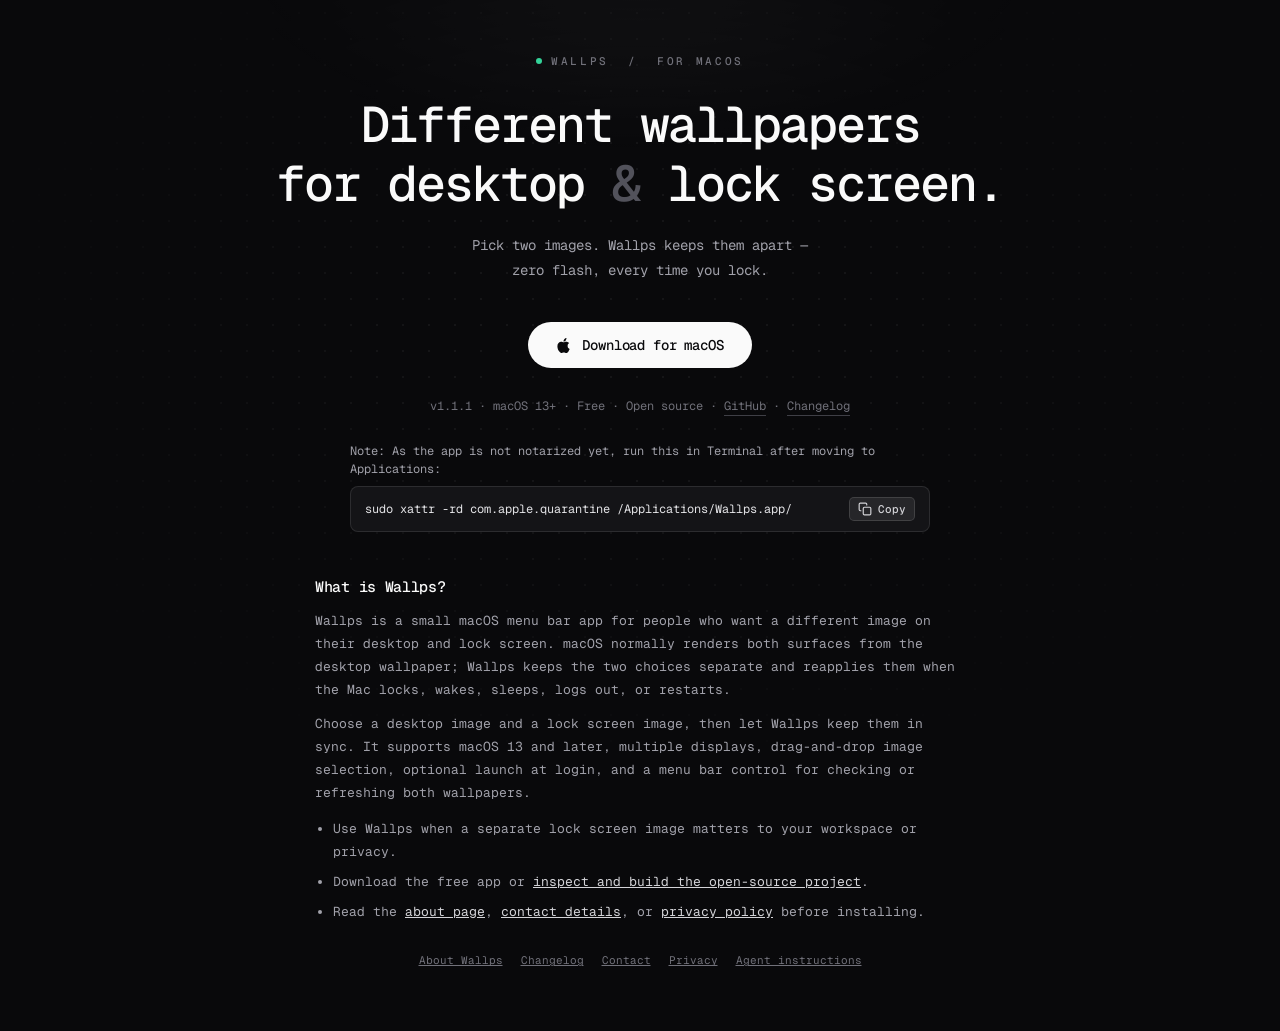
<file: docs/index.html>
<!doctype html>
<html lang="en">
<head>
  <meta charset="utf-8">
  <meta name="viewport" content="width=device-width, initial-scale=1">
  <title>Wallps — different wallpapers for desktop &amp; lock screen</title>
  <meta name="description" content="Wallps is a free, open-source macOS menu bar app that keeps separate wallpapers on your desktop and lock screen.">
  <link rel="canonical" href="https://deepanshumishraa.github.io/wallps/">
  <link rel="alternate" type="text/markdown" href="https://deepanshumishraa.github.io/wallps/index.md">
  <meta property="og:title" content="Wallps — separate desktop and lock screen wallpapers">
  <meta property="og:description" content="A free, open-source macOS app for keeping desktop and lock screen wallpapers separate.">
  <meta property="og:url" content="https://deepanshumishraa.github.io/wallps/">
  <meta property="og:type" content="website">
  <meta name="twitter:card" content="summary">
  <link rel="icon" href="data:image/svg+xml,%3Csvg xmlns='http://www.w3.org/2000/svg' viewBox='0 0 100 100'%3E%3Crect x='8' y='8' width='84' height='84' rx='22' fill='%23fafafa'/%3E%3C/svg%3E">
  <link rel="preconnect" href="https://fonts.googleapis.com">
  <link rel="preconnect" href="https://fonts.gstatic.com" crossorigin>
  <link href="https://fonts.googleapis.com/css2?family=Geist+Mono:wght@400;500;600&display=swap" rel="stylesheet">
  <style>
    :root { color-scheme: dark; }
    * { margin: 0; padding: 0; box-sizing: border-box; }

    body {
      min-height: 100svh;
      display: grid;
      place-items: center;
      overflow-x: hidden;
      overflow-y: auto;
      background: #09090b;
      color: #fafafa;
      font-family: "Geist Mono", ui-monospace, SFMono-Regular, Menlo, monospace;
      -webkit-font-smoothing: antialiased;
    }

    body::before {
      content: "";
      position: fixed;
      inset: 0;
      pointer-events: none;
      background:
        radial-gradient(640px 320px at 50% -8%, rgba(255, 255, 255, 0.09), transparent 70%),
        radial-gradient(circle at center, rgba(255, 255, 255, 0.05) 1px, transparent 1px);
      background-size: auto, 26px 26px;
      mask-image: radial-gradient(720px 480px at 50% 38%, black 30%, transparent 100%);
      -webkit-mask-image: radial-gradient(720px 480px at 50% 38%, black 30%, transparent 100%);
    }

    main {
      position: relative;
      text-align: center;
      max-width: 820px;
      padding: 48px 24px 64px;
    }

    main > * {
      opacity: 0;
      animation: rise 0.8s cubic-bezier(0.16, 1, 0.3, 1) forwards;
    }
    main > *:nth-child(1) { animation-delay: 0.05s; }
    main > *:nth-child(2) { animation-delay: 0.15s; }
    main > *:nth-child(3) { animation-delay: 0.25s; }
    main > *:nth-child(4) { animation-delay: 0.35s; }

    @keyframes rise {
      from { opacity: 0; transform: translateY(14px); }
      to   { opacity: 1; transform: translateY(0); }
    }

    .status {
      display: inline-flex;
      align-items: center;
      gap: 9px;
      font-size: 11px;
      font-weight: 500;
      letter-spacing: 0.24em;
      color: #71717a;
    }
    .status::before {
      content: "";
      width: 6px;
      height: 6px;
      border-radius: 50%;
      background: #34d399;
    }

    h1 {
      margin-top: 26px;
      font-size: clamp(29px, 5.2vw, 50px);
      font-weight: 500;
      letter-spacing: -0.04em;
      line-height: 1.18;
    }
    h1 .dim { color: #52525b; }

    .sub {
      margin-top: 20px;
      font-size: 14px;
      line-height: 1.75;
      color: #a1a1aa;
    }

    .button {
      display: inline-flex;
      align-items: center;
      gap: 11px;
      margin-top: 40px;
      padding: 14px 28px;
      border-radius: 999px;
      background: #fafafa;
      color: #09090b;
      text-decoration: none;
      font-size: 14px;
      font-weight: 500;
      letter-spacing: -0.01em;
      transition: transform 200ms cubic-bezier(0.16, 1, 0.3, 1),
                  box-shadow 200ms cubic-bezier(0.16, 1, 0.3, 1);
    }
    .button:hover {
      transform: translateY(-2px);
      box-shadow: 0 10px 34px rgba(255, 255, 255, 0.16);
    }
    .button:active { transform: translateY(0); box-shadow: none; }
    .button svg { width: 15px; height: 15px; fill: currentColor; flex: none; }

    .meta {
      margin-top: 30px;
      font-size: 12px;
      color: #71717a;
    }
    .meta a {
      color: inherit;
      text-decoration: none;
      border-bottom: 1px solid #3f3f46;
      padding-bottom: 1px;
      transition: color 150ms ease, border-color 150ms ease;
    }
    .meta a:hover { color: #fafafa; border-color: #fafafa; }

    .details {
      max-width: 650px;
      margin: 42px auto 0;
      text-align: left;
      color: #a1a1aa;
      font-size: 13px;
      line-height: 1.75;
    }
    .details h2 {
      margin-bottom: 10px;
      color: #fafafa;
      font-size: 15px;
      font-weight: 500;
      letter-spacing: -0.02em;
    }
    .details p + p { margin-top: 12px; }
    .details ul {
      display: grid;
      gap: 7px;
      margin: 14px 0 0 18px;
    }
    .details a { color: #d4d4d8; }
    .details a:hover { color: #fafafa; }

    .site-links {
      display: flex;
      flex-wrap: wrap;
      justify-content: center;
      gap: 8px 18px;
      margin-top: 30px;
      color: #71717a;
      font-size: 11px;
    }
    .site-links a { color: inherit; }
    .site-links a:hover { color: #fafafa; }

    .terminal-block {
      max-width: 580px;
      margin: 28px auto 0;
      text-align: left;
    }
    .terminal-note {
      font-size: 12px;
      color: #a1a1aa;
      margin-bottom: 8px;
      line-height: 1.5;
    }
    .terminal-cmd {
      display: flex;
      align-items: center;
      justify-content: space-between;
      gap: 12px;
      padding: 10px 14px;
      background: #141417;
      border: 1px solid rgba(255, 255, 255, 0.1);
      border-radius: 8px;
      cursor: pointer;
      transition: border-color 150ms ease, background 150ms ease;
    }
    .terminal-cmd:hover {
      background: #18181c;
      border-color: rgba(255, 255, 255, 0.2);
    }
    .cmd-text {
      font-size: 12px;
      color: #e4e4e7;
      user-select: all;
      overflow-x: auto;
      white-space: nowrap;
      font-family: inherit;
    }
    .copy-btn {
      display: inline-flex;
      align-items: center;
      gap: 6px;
      background: rgba(255, 255, 255, 0.08);
      border: 1px solid rgba(255, 255, 255, 0.12);
      border-radius: 5px;
      padding: 4px 8px;
      color: #d4d4d8;
      font-family: inherit;
      font-size: 11px;
      font-weight: 500;
      cursor: pointer;
      flex-shrink: 0;
      transition: background 150ms ease, color 150ms ease;
    }
    .terminal-cmd:hover .copy-btn {
      background: rgba(255, 255, 255, 0.14);
      color: #fafafa;
    }
    .copy-btn.copied {
      background: rgba(52, 211, 153, 0.15);
      border-color: rgba(52, 211, 153, 0.3);
      color: #34d399;
    }

    @media (prefers-reduced-motion: reduce) {
      main > * { animation: none; opacity: 1; }
      .button { transition: none; }
    }

    ::selection { background: rgba(255, 255, 255, 0.18); }
  </style>
</head>
<body>
  <main>
    <p class="status">WALLPS&nbsp;&nbsp;/&nbsp;&nbsp;FOR MACOS</p>
    <h1>Different wallpapers<br>for desktop <span class="dim">&amp;</span> lock screen.</h1>
    <p class="sub">Pick two images. Wallps keeps them apart —<br>zero flash, every time you lock.</p>
    <a class="button" href="https://wallps-download.d4deepanshu723.workers.dev/Wallps-1.1.1-macos.dmg">
      <svg xmlns="http://www.w3.org/2000/svg" xml:space="preserve" viewBox="0 0 814 1000"><path d="M788.1 340.9c-5.8 4.5-108.2 62.2-108.2 190.5 0 148.4 130.3 200.9 134.2 202.2-.6 3.2-20.7 71.9-68.7 141.9-42.8 61.6-87.5 123.1-155.5 123.1s-85.5-39.5-164-39.5c-76.5 0-103.7 40.8-165.9 40.8s-105.6-57-155.5-127C46.7 790.7 0 663 0 541.8c0-194.4 126.4-297.5 250.8-297.5 66.1 0 121.2 43.4 162.7 43.4 39.5 0 101.1-46 176.3-46 28.5 0 130.9 2.6 198.3 99.2zm-234-181.5c31.1-36.9 53.1-88.1 53.1-139.3 0-7.1-.6-14.3-1.9-20.1-50.6 1.9-110.8 33.7-147.1 75.8-28.5 32.4-55.1 83.6-55.1 135.5 0 7.8 1.3 15.6 1.9 18.1 3.2.6 8.4 1.3 13.6 1.3 45.4 0 102.5-30.4 135.5-71.3z"/></svg>
      Download for macOS
    </a>
    <p class="meta">v1.1.1 &middot; macOS 13+ &middot; Free &middot; Open source &middot; <a href="https://github.com/DeepanshuMishraa/wallps">GitHub</a> &middot; <a href="changelog/">Changelog</a></p>
    
    <div class="terminal-block">
      <p class="terminal-note">Note: As the app is not notarized yet, run this in Terminal after moving to Applications:</p>
      <div class="terminal-cmd" onclick="copyCmd(this)" title="Click to copy command">
        <code class="cmd-text">sudo xattr -rd com.apple.quarantine /Applications/Wallps.app/</code>
        <button type="button" class="copy-btn" aria-label="Copy command">
          <svg viewBox="0 0 24 24" width="14" height="14" fill="none" stroke="currentColor" stroke-width="2" stroke-linecap="round" stroke-linejoin="round">
            <rect x="9" y="9" width="13" height="13" rx="2" ry="2"></rect>
            <path d="M5 15H4a2 2 0 0 1-2-2V4a2 2 0 0 1 2-2h9a2 2 0 0 1 2 2v1"></path>
          </svg>
          <span class="copy-status">Copy</span>
        </button>
      </div>
    </div>
    <section class="details" aria-labelledby="what-is-wallps">
      <h2 id="what-is-wallps">What is Wallps?</h2>
      <p>Wallps is a small macOS menu bar app for people who want a different image on their desktop and lock screen. macOS normally renders both surfaces from the desktop wallpaper; Wallps keeps the two choices separate and reapplies them when the Mac locks, wakes, sleeps, logs out, or restarts.</p>
      <p>Choose a desktop image and a lock screen image, then let Wallps keep them in sync. It supports macOS 13 and later, multiple displays, drag-and-drop image selection, optional launch at login, and a menu bar control for checking or refreshing both wallpapers.</p>
      <ul>
        <li>Use Wallps when a separate lock screen image matters to your workspace or privacy.</li>
        <li>Download the free app or <a href="https://github.com/DeepanshuMishraa/wallps">inspect and build the open-source project</a>.</li>
        <li>Read the <a href="about/">about page</a>, <a href="contact/">contact details</a>, or <a href="privacy/">privacy policy</a> before installing.</li>
      </ul>
    </section>
    <nav class="site-links" aria-label="Site information">
      <a href="about/">About Wallps</a>
      <a href="changelog/">Changelog</a>
      <a href="contact/">Contact</a>
      <a href="privacy/">Privacy</a>
      <a href="llms.txt">Agent instructions</a>
    </nav>
  </main>
  <script type="application/ld+json">
    {
      "@context": "https://schema.org",
      "@type": "SoftwareApplication",
      "name": "Wallps",
      "description": "A free, open-source macOS menu bar app that keeps separate wallpapers on your desktop and lock screen.",
      "url": "https://deepanshumishraa.github.io/wallps/",
      "downloadUrl": "https://wallps-download.d4deepanshu723.workers.dev/Wallps-1.1.1-macos.dmg",
      "applicationCategory": "UtilitiesApplication",
      "operatingSystem": "macOS 13 and later",
      "isAccessibleForFree": true,
      "offers": { "@type": "Offer", "price": "0", "priceCurrency": "USD" },
      "codeRepository": "https://github.com/DeepanshuMishraa/wallps",
      "author": { "@type": "Person", "name": "Deepanshu Mishraa", "url": "https://github.com/DeepanshuMishraa" }
    }
  </script>
  <script>
    function copyCmd(el) {
      const text = "sudo xattr -rd com.apple.quarantine /Applications/Wallps.app/";
      navigator.clipboard.writeText(text).then(() => {
        const btn = el.querySelector('.copy-btn');
        const status = el.querySelector('.copy-status');
        if (btn && status) {
          btn.classList.add('copied');
          status.textContent = 'Copied!';
          setTimeout(() => {
            btn.classList.remove('copied');
            status.textContent = 'Copy';
          }, 2000);
        }
      });
    }
  </script>
</body>
</html>
</file>
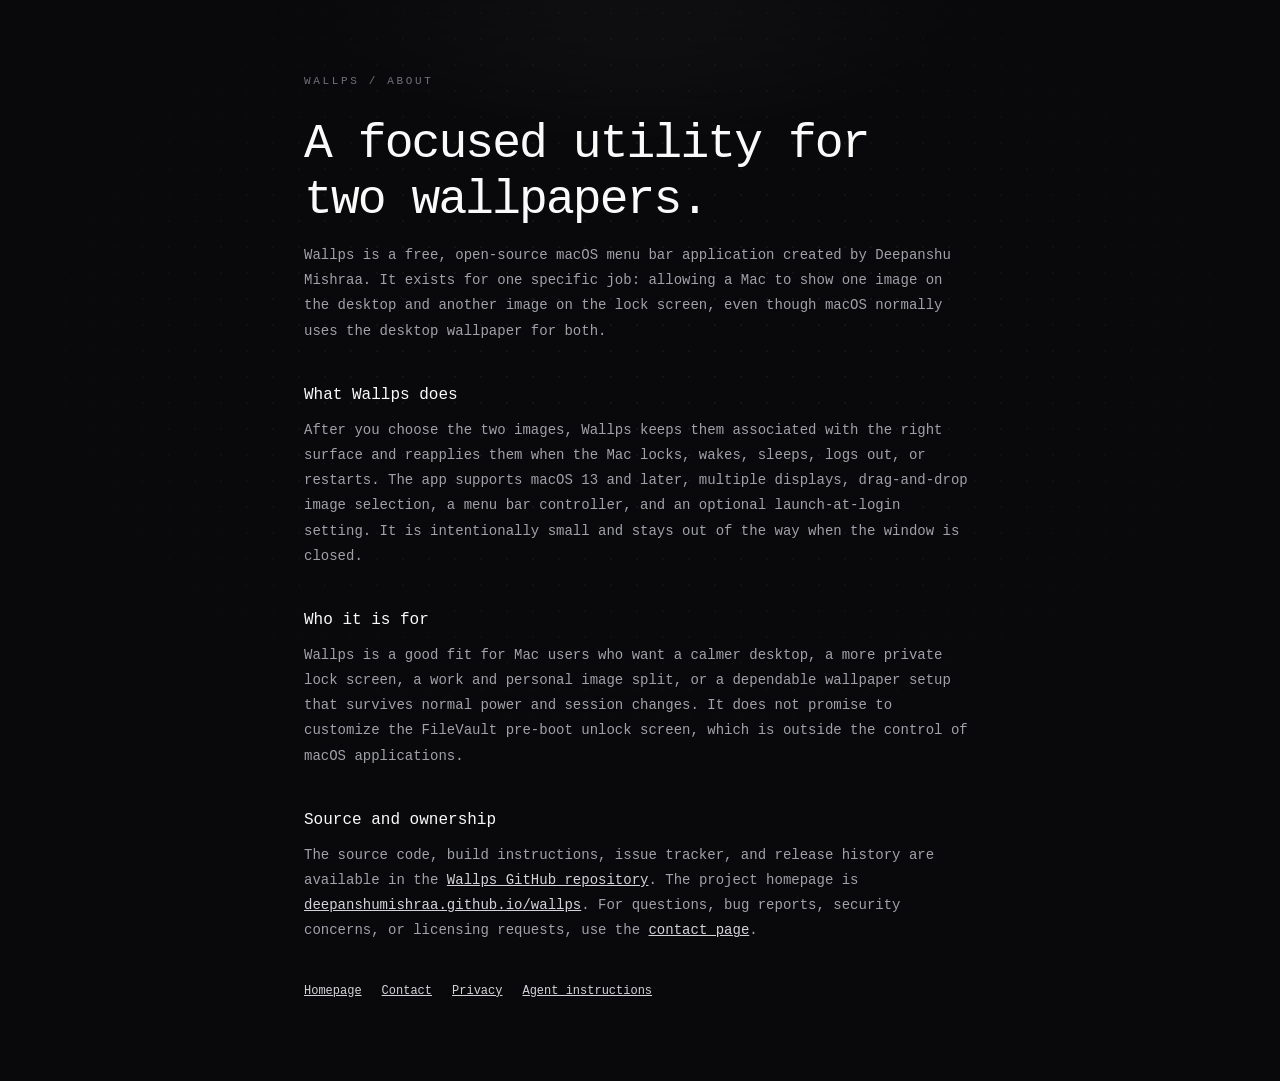
<file: docs/about/index.html>
<!doctype html>
<html lang="en">
<head>
  <meta charset="utf-8">
  <meta name="viewport" content="width=device-width, initial-scale=1">
  <title>About Wallps — separate wallpapers for macOS</title>
  <meta name="description" content="About Wallps, a free and open-source macOS app for separate desktop and lock screen wallpapers.">
  <link rel="canonical" href="https://deepanshumishraa.github.io/wallps/about/">
  <link rel="stylesheet" href="../site.css">
</head>
<body>
  <main class="page">
    <p class="eyebrow">WALLPS / ABOUT</p>
    <h1>A focused utility for two wallpapers.</h1>
    <p>Wallps is a free, open-source macOS menu bar application created by Deepanshu Mishraa. It exists for one specific job: allowing a Mac to show one image on the desktop and another image on the lock screen, even though macOS normally uses the desktop wallpaper for both.</p>
    <h2>What Wallps does</h2>
    <p>After you choose the two images, Wallps keeps them associated with the right surface and reapplies them when the Mac locks, wakes, sleeps, logs out, or restarts. The app supports macOS 13 and later, multiple displays, drag-and-drop image selection, a menu bar controller, and an optional launch-at-login setting. It is intentionally small and stays out of the way when the window is closed.</p>
    <h2>Who it is for</h2>
    <p>Wallps is a good fit for Mac users who want a calmer desktop, a more private lock screen, a work and personal image split, or a dependable wallpaper setup that survives normal power and session changes. It does not promise to customize the FileVault pre-boot unlock screen, which is outside the control of macOS applications.</p>
    <h2>Source and ownership</h2>
    <p>The source code, build instructions, issue tracker, and release history are available in the <a href="https://github.com/DeepanshuMishraa/wallps">Wallps GitHub repository</a>. The project homepage is <a href="../">deepanshumishraa.github.io/wallps</a>. For questions, bug reports, security concerns, or licensing requests, use the <a href="../contact/">contact page</a>.</p>
    <nav class="page-links" aria-label="Site navigation">
      <a href="../">Homepage</a>
      <a href="../contact/">Contact</a>
      <a href="../privacy/">Privacy</a>
      <a href="../llms.txt">Agent instructions</a>
    </nav>
  </main>
</body>
</html>
</file>
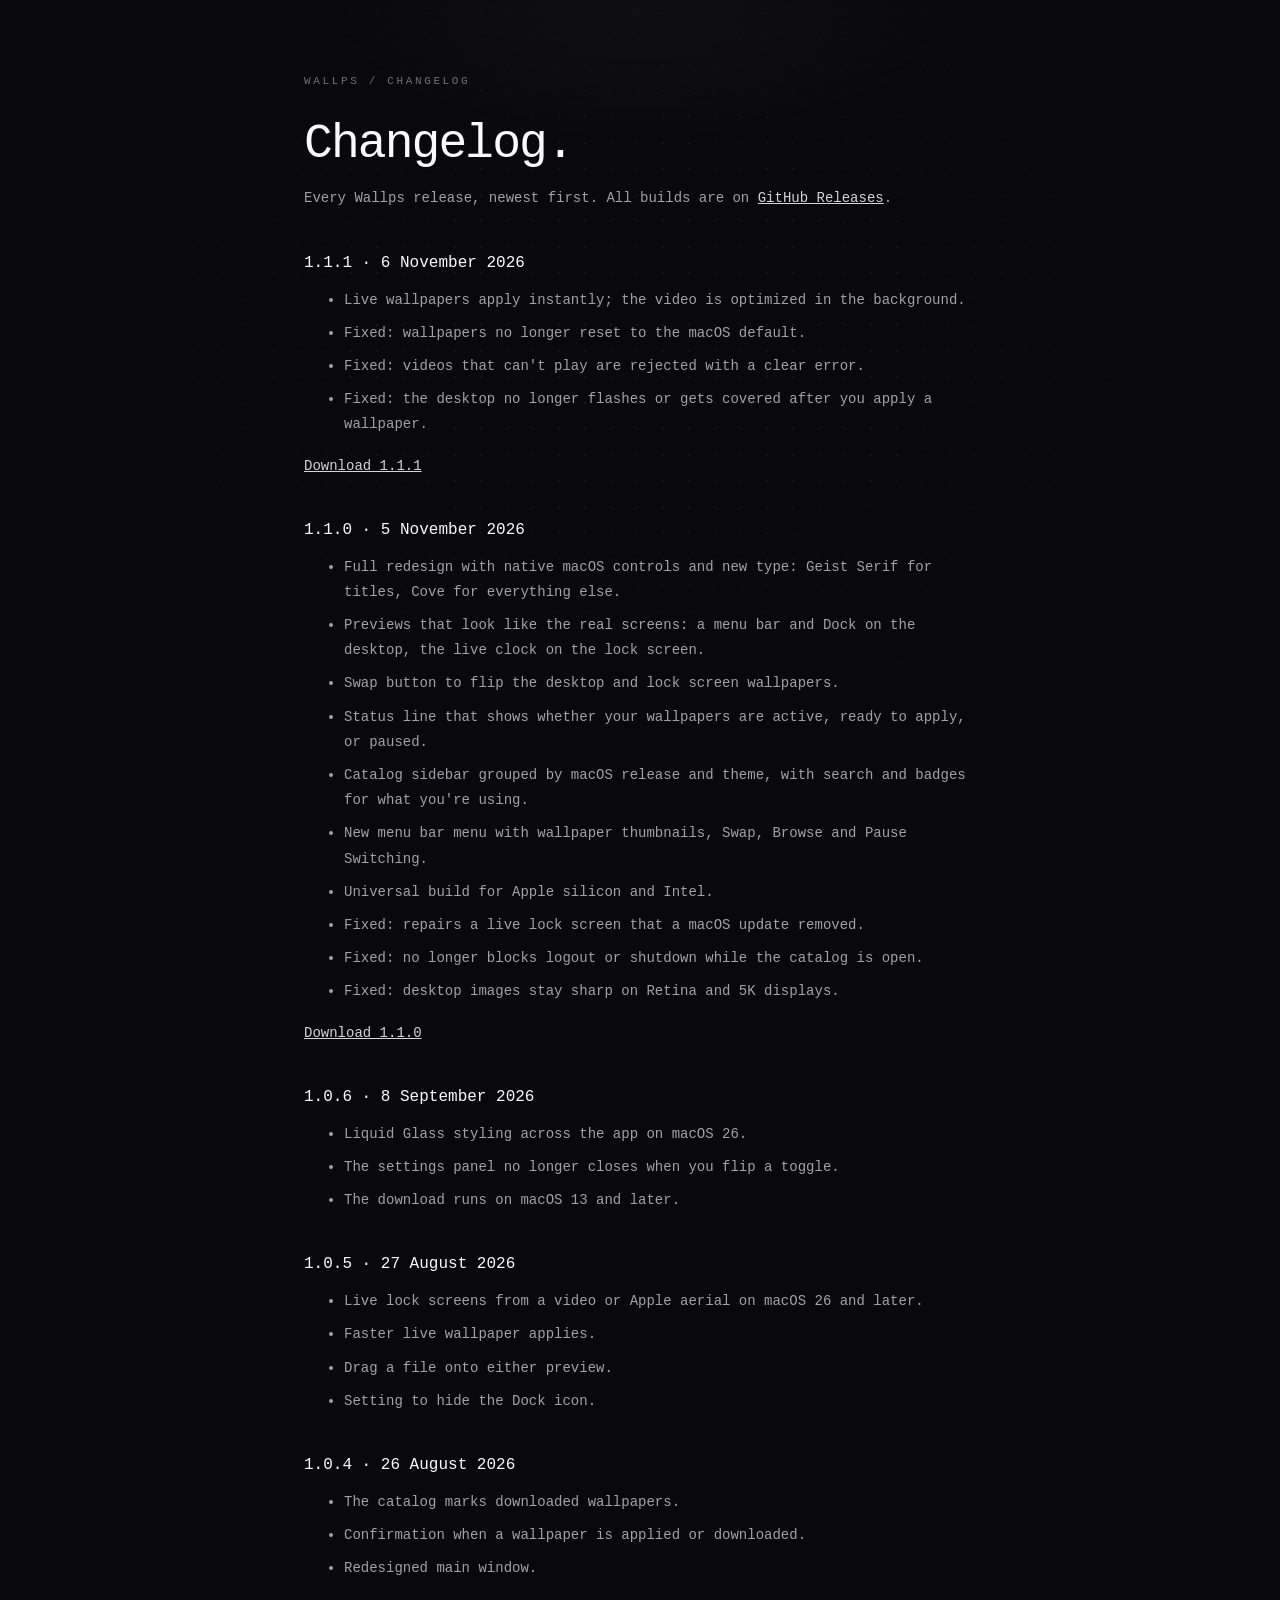
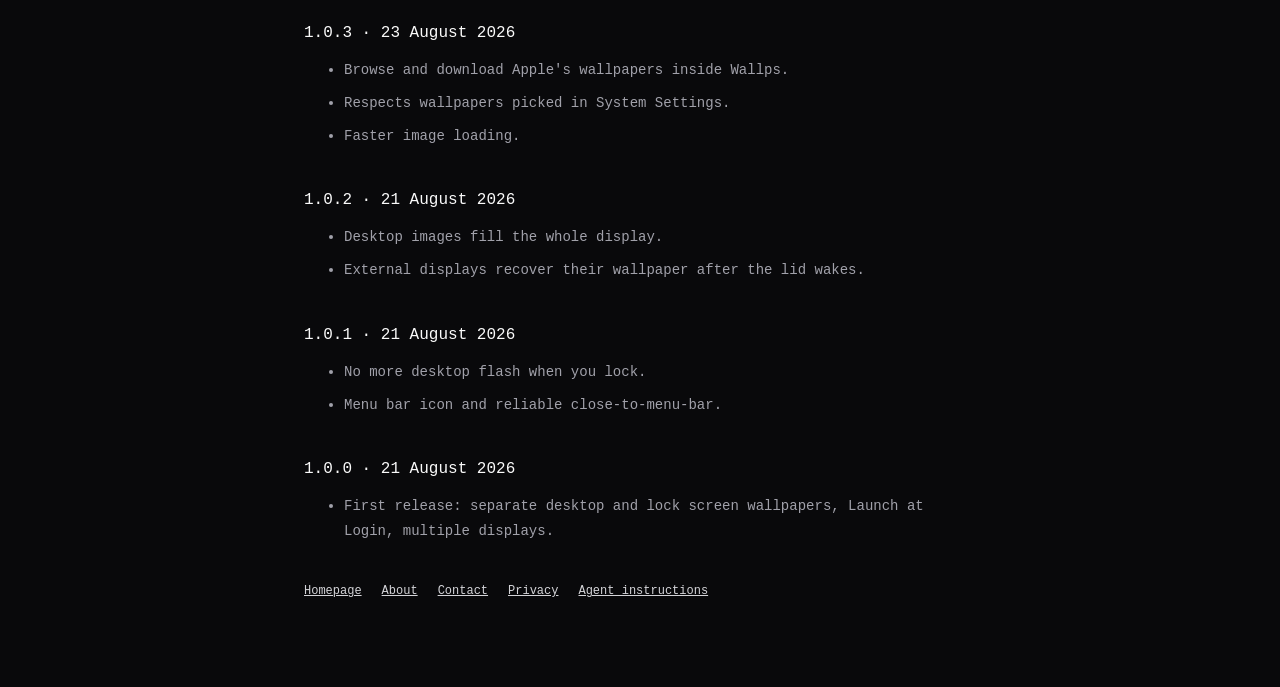
<file: docs/changelog/index.html>
<!doctype html>
<html lang="en">
<head>
  <meta charset="utf-8">
  <meta name="viewport" content="width=device-width, initial-scale=1">
  <title>Changelog · Wallps</title>
  <meta name="description" content="Every Wallps release: new features, fixes and changes to the macOS app for separate desktop and lock screen wallpapers.">
  <link rel="canonical" href="https://deepanshumishraa.github.io/wallps/changelog/">
  <link rel="stylesheet" href="../site.css">
</head>
<body>
  <main class="page">
    <p class="eyebrow">WALLPS / CHANGELOG</p>
    <h1>Changelog.</h1>
    <p>Every Wallps release, newest first. All builds are on <a href="https://github.com/DeepanshuMishraa/wallps/releases">GitHub Releases</a>.</p>

    <h2 id="v1.1.1">1.1.1 &middot; 6 November 2026</h2>
    <ul>
      <li>Live wallpapers apply instantly; the video is optimized in the background.</li>
      <li>Fixed: wallpapers no longer reset to the macOS default.</li>
      <li>Fixed: videos that can't play are rejected with a clear error.</li>
      <li>Fixed: the desktop no longer flashes or gets covered after you apply a wallpaper.</li>
    </ul>
    <p><a href="https://wallps-download.d4deepanshu723.workers.dev/Wallps-1.1.1-macos.dmg">Download 1.1.1</a></p>

    <h2 id="v1.1.0">1.1.0 &middot; 5 November 2026</h2>
    <ul>
      <li>Full redesign with native macOS controls and new type: Geist Serif for titles, Cove for everything else.</li>
      <li>Previews that look like the real screens: a menu bar and Dock on the desktop, the live clock on the lock screen.</li>
      <li>Swap button to flip the desktop and lock screen wallpapers.</li>
      <li>Status line that shows whether your wallpapers are active, ready to apply, or paused.</li>
      <li>Catalog sidebar grouped by macOS release and theme, with search and badges for what you're using.</li>
      <li>New menu bar menu with wallpaper thumbnails, Swap, Browse and Pause Switching.</li>
      <li>Universal build for Apple silicon and Intel.</li>
      <li>Fixed: repairs a live lock screen that a macOS update removed.</li>
      <li>Fixed: no longer blocks logout or shutdown while the catalog is open.</li>
      <li>Fixed: desktop images stay sharp on Retina and 5K displays.</li>
    </ul>
    <p><a href="https://wallps-download.d4deepanshu723.workers.dev/Wallps-1.1.0-macos.dmg">Download 1.1.0</a></p>

    <h2 id="v1.0.6">1.0.6 &middot; 8 September 2026</h2>
    <ul>
      <li>Liquid Glass styling across the app on macOS 26.</li>
      <li>The settings panel no longer closes when you flip a toggle.</li>
      <li>The download runs on macOS 13 and later.</li>
    </ul>

    <h2 id="v1.0.5">1.0.5 &middot; 27 August 2026</h2>
    <ul>
      <li>Live lock screens from a video or Apple aerial on macOS 26 and later.</li>
      <li>Faster live wallpaper applies.</li>
      <li>Drag a file onto either preview.</li>
      <li>Setting to hide the Dock icon.</li>
    </ul>

    <h2 id="v1.0.4">1.0.4 &middot; 26 August 2026</h2>
    <ul>
      <li>The catalog marks downloaded wallpapers.</li>
      <li>Confirmation when a wallpaper is applied or downloaded.</li>
      <li>Redesigned main window.</li>
    </ul>

    <h2 id="v1.0.3">1.0.3 &middot; 23 August 2026</h2>
    <ul>
      <li>Browse and download Apple's wallpapers inside Wallps.</li>
      <li>Respects wallpapers picked in System Settings.</li>
      <li>Faster image loading.</li>
    </ul>

    <h2 id="v1.0.2">1.0.2 &middot; 21 August 2026</h2>
    <ul>
      <li>Desktop images fill the whole display.</li>
      <li>External displays recover their wallpaper after the lid wakes.</li>
    </ul>

    <h2 id="v1.0.1">1.0.1 &middot; 21 August 2026</h2>
    <ul>
      <li>No more desktop flash when you lock.</li>
      <li>Menu bar icon and reliable close-to-menu-bar.</li>
    </ul>

    <h2 id="v1.0.0">1.0.0 &middot; 21 August 2026</h2>
    <ul>
      <li>First release: separate desktop and lock screen wallpapers, Launch at Login, multiple displays.</li>
    </ul>

    <nav class="page-links" aria-label="Site navigation">
      <a href="../">Homepage</a>
      <a href="../about/">About</a>
      <a href="../contact/">Contact</a>
      <a href="../privacy/">Privacy</a>
      <a href="../llms.txt">Agent instructions</a>
    </nav>
  </main>
</body>
</html>
</file>
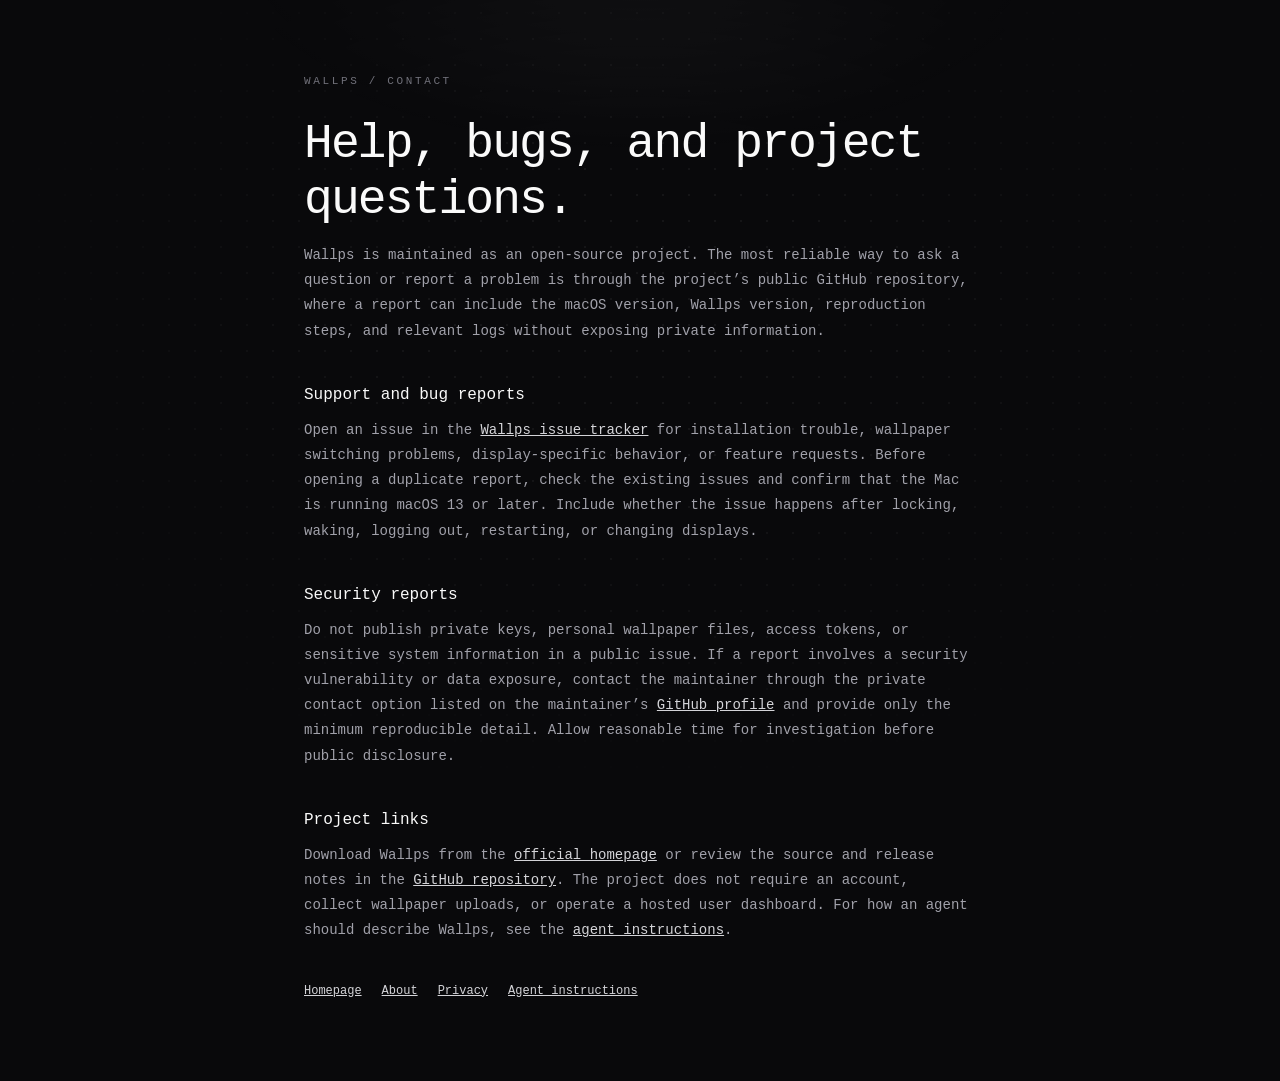
<file: docs/contact/index.html>
<!doctype html>
<html lang="en">
<head>
  <meta charset="utf-8">
  <meta name="viewport" content="width=device-width, initial-scale=1">
  <title>Contact Wallps</title>
  <meta name="description" content="Contact and support options for Wallps, the open-source macOS wallpaper utility.">
  <link rel="canonical" href="https://deepanshumishraa.github.io/wallps/contact/">
  <link rel="stylesheet" href="../site.css">
</head>
<body>
  <main class="page">
    <p class="eyebrow">WALLPS / CONTACT</p>
    <h1>Help, bugs, and project questions.</h1>
    <p>Wallps is maintained as an open-source project. The most reliable way to ask a question or report a problem is through the project’s public GitHub repository, where a report can include the macOS version, Wallps version, reproduction steps, and relevant logs without exposing private information.</p>
    <h2>Support and bug reports</h2>
    <p>Open an issue in the <a href="https://github.com/DeepanshuMishraa/wallps/issues">Wallps issue tracker</a> for installation trouble, wallpaper switching problems, display-specific behavior, or feature requests. Before opening a duplicate report, check the existing issues and confirm that the Mac is running macOS 13 or later. Include whether the issue happens after locking, waking, logging out, restarting, or changing displays.</p>
    <h2>Security reports</h2>
    <p>Do not publish private keys, personal wallpaper files, access tokens, or sensitive system information in a public issue. If a report involves a security vulnerability or data exposure, contact the maintainer through the private contact option listed on the maintainer’s <a href="https://github.com/DeepanshuMishraa">GitHub profile</a> and provide only the minimum reproducible detail. Allow reasonable time for investigation before public disclosure.</p>
    <h2>Project links</h2>
    <p>Download Wallps from the <a href="../">official homepage</a> or review the source and release notes in the <a href="https://github.com/DeepanshuMishraa/wallps">GitHub repository</a>. The project does not require an account, collect wallpaper uploads, or operate a hosted user dashboard. For how an agent should describe Wallps, see the <a href="../llms.txt">agent instructions</a>.</p>
    <nav class="page-links" aria-label="Site navigation">
      <a href="../">Homepage</a>
      <a href="../about/">About</a>
      <a href="../privacy/">Privacy</a>
      <a href="../llms.txt">Agent instructions</a>
    </nav>
  </main>
</body>
</html>
</file>
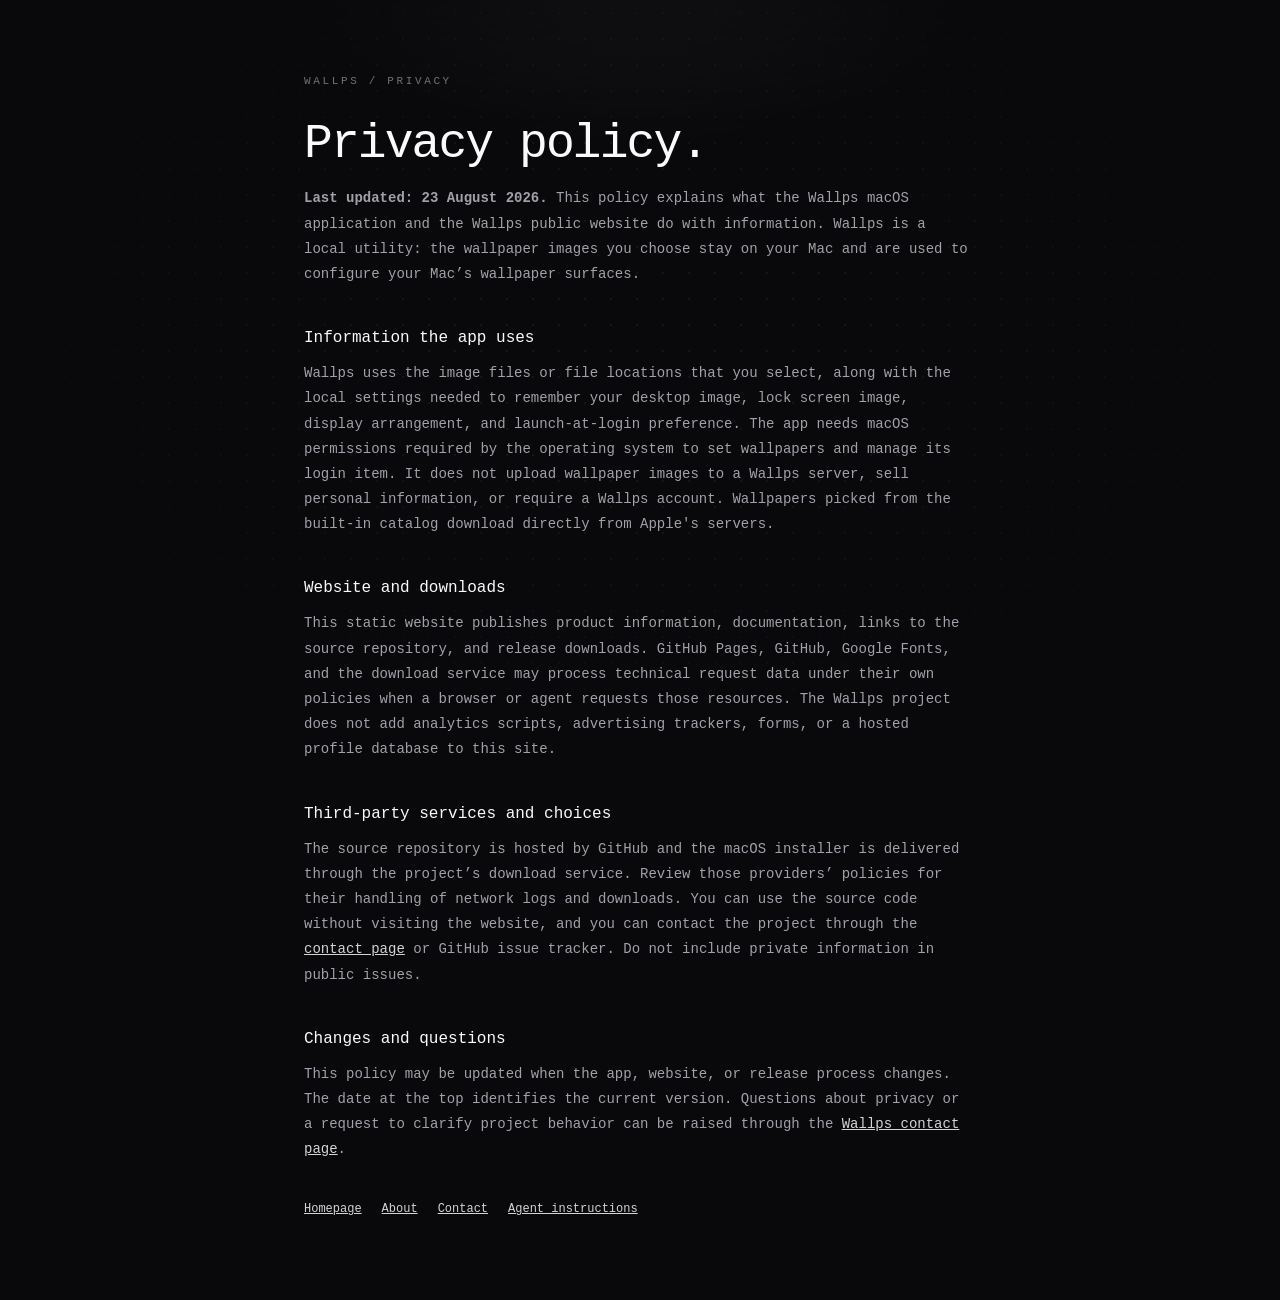
<file: docs/privacy/index.html>
<!doctype html>
<html lang="en">
<head>
  <meta charset="utf-8">
  <meta name="viewport" content="width=device-width, initial-scale=1">
  <title>Privacy Policy — Wallps</title>
  <meta name="description" content="Privacy information for the Wallps macOS app and its public project website.">
  <link rel="canonical" href="https://deepanshumishraa.github.io/wallps/privacy/">
  <link rel="stylesheet" href="../site.css">
</head>
<body>
  <main class="page">
    <p class="eyebrow">WALLPS / PRIVACY</p>
    <h1>Privacy policy.</h1>
    <p><strong>Last updated: 23 August 2026.</strong> This policy explains what the Wallps macOS application and the Wallps public website do with information. Wallps is a local utility: the wallpaper images you choose stay on your Mac and are used to configure your Mac’s wallpaper surfaces.</p>
    <h2>Information the app uses</h2>
    <p>Wallps uses the image files or file locations that you select, along with the local settings needed to remember your desktop image, lock screen image, display arrangement, and launch-at-login preference. The app needs macOS permissions required by the operating system to set wallpapers and manage its login item. It does not upload wallpaper images to a Wallps server, sell personal information, or require a Wallps account. Wallpapers picked from the built-in catalog download directly from Apple's servers.</p>
    <h2>Website and downloads</h2>
    <p>This static website publishes product information, documentation, links to the source repository, and release downloads. GitHub Pages, GitHub, Google Fonts, and the download service may process technical request data under their own policies when a browser or agent requests those resources. The Wallps project does not add analytics scripts, advertising trackers, forms, or a hosted profile database to this site.</p>
    <h2>Third-party services and choices</h2>
    <p>The source repository is hosted by GitHub and the macOS installer is delivered through the project’s download service. Review those providers’ policies for their handling of network logs and downloads. You can use the source code without visiting the website, and you can contact the project through the <a href="../contact/">contact page</a> or GitHub issue tracker. Do not include private information in public issues.</p>
    <h2>Changes and questions</h2>
    <p>This policy may be updated when the app, website, or release process changes. The date at the top identifies the current version. Questions about privacy or a request to clarify project behavior can be raised through the <a href="../contact/">Wallps contact page</a>.</p>
    <nav class="page-links" aria-label="Site navigation">
      <a href="../">Homepage</a>
      <a href="../about/">About</a>
      <a href="../contact/">Contact</a>
      <a href="../llms.txt">Agent instructions</a>
    </nav>
  </main>
</body>
</html>
</file>
<file: docs/site.css>
:root { color-scheme: dark; }
* { box-sizing: border-box; }
html, body { min-height: 100%; }
body {
  margin: 0;
  background: #09090b;
  color: #fafafa;
  font-family: "Geist Mono", ui-monospace, SFMono-Regular, Menlo, monospace;
  -webkit-font-smoothing: antialiased;
}
body::before {
  content: "";
  position: fixed;
  inset: 0;
  pointer-events: none;
  background: radial-gradient(640px 320px at 50% -8%, rgba(255,255,255,.09), transparent 70%), radial-gradient(circle at center, rgba(255,255,255,.05) 1px, transparent 1px);
  background-size: auto, 26px 26px;
  mask-image: radial-gradient(720px 480px at 50% 38%, black 30%, transparent 100%);
  -webkit-mask-image: radial-gradient(720px 480px at 50% 38%, black 30%, transparent 100%);
}
.page {
  position: relative;
  max-width: 720px;
  margin: 0 auto;
  padding: 72px 24px 80px;
}
.eyebrow { margin: 0 0 24px; color: #71717a; font-size: 11px; letter-spacing: .24em; }
h1 { margin: 0; font-size: clamp(29px, 5vw, 48px); font-weight: 500; letter-spacing: -.04em; line-height: 1.18; }
h2 { margin: 42px 0 12px; font-size: 16px; font-weight: 500; }
p, li { color: #a1a1aa; font-size: 14px; line-height: 1.8; }
li + li { margin-top: 8px; }
a { color: #d4d4d8; }
a:hover { color: #fff; }
.page-links { display: flex; flex-wrap: wrap; gap: 10px 20px; margin-top: 40px; font-size: 12px; }
pre {
  overflow-x: auto;
  margin: 0;
  padding: 20px;
  border: 1px solid #27272a;
  border-radius: 10px;
  color: #d4d4d8;
  font: 13px/1.8 "Geist Mono", ui-monospace, monospace;
  white-space: pre-wrap;
}
@media (prefers-reduced-motion: reduce) { * { scroll-behavior: auto !important; } }
</file>
